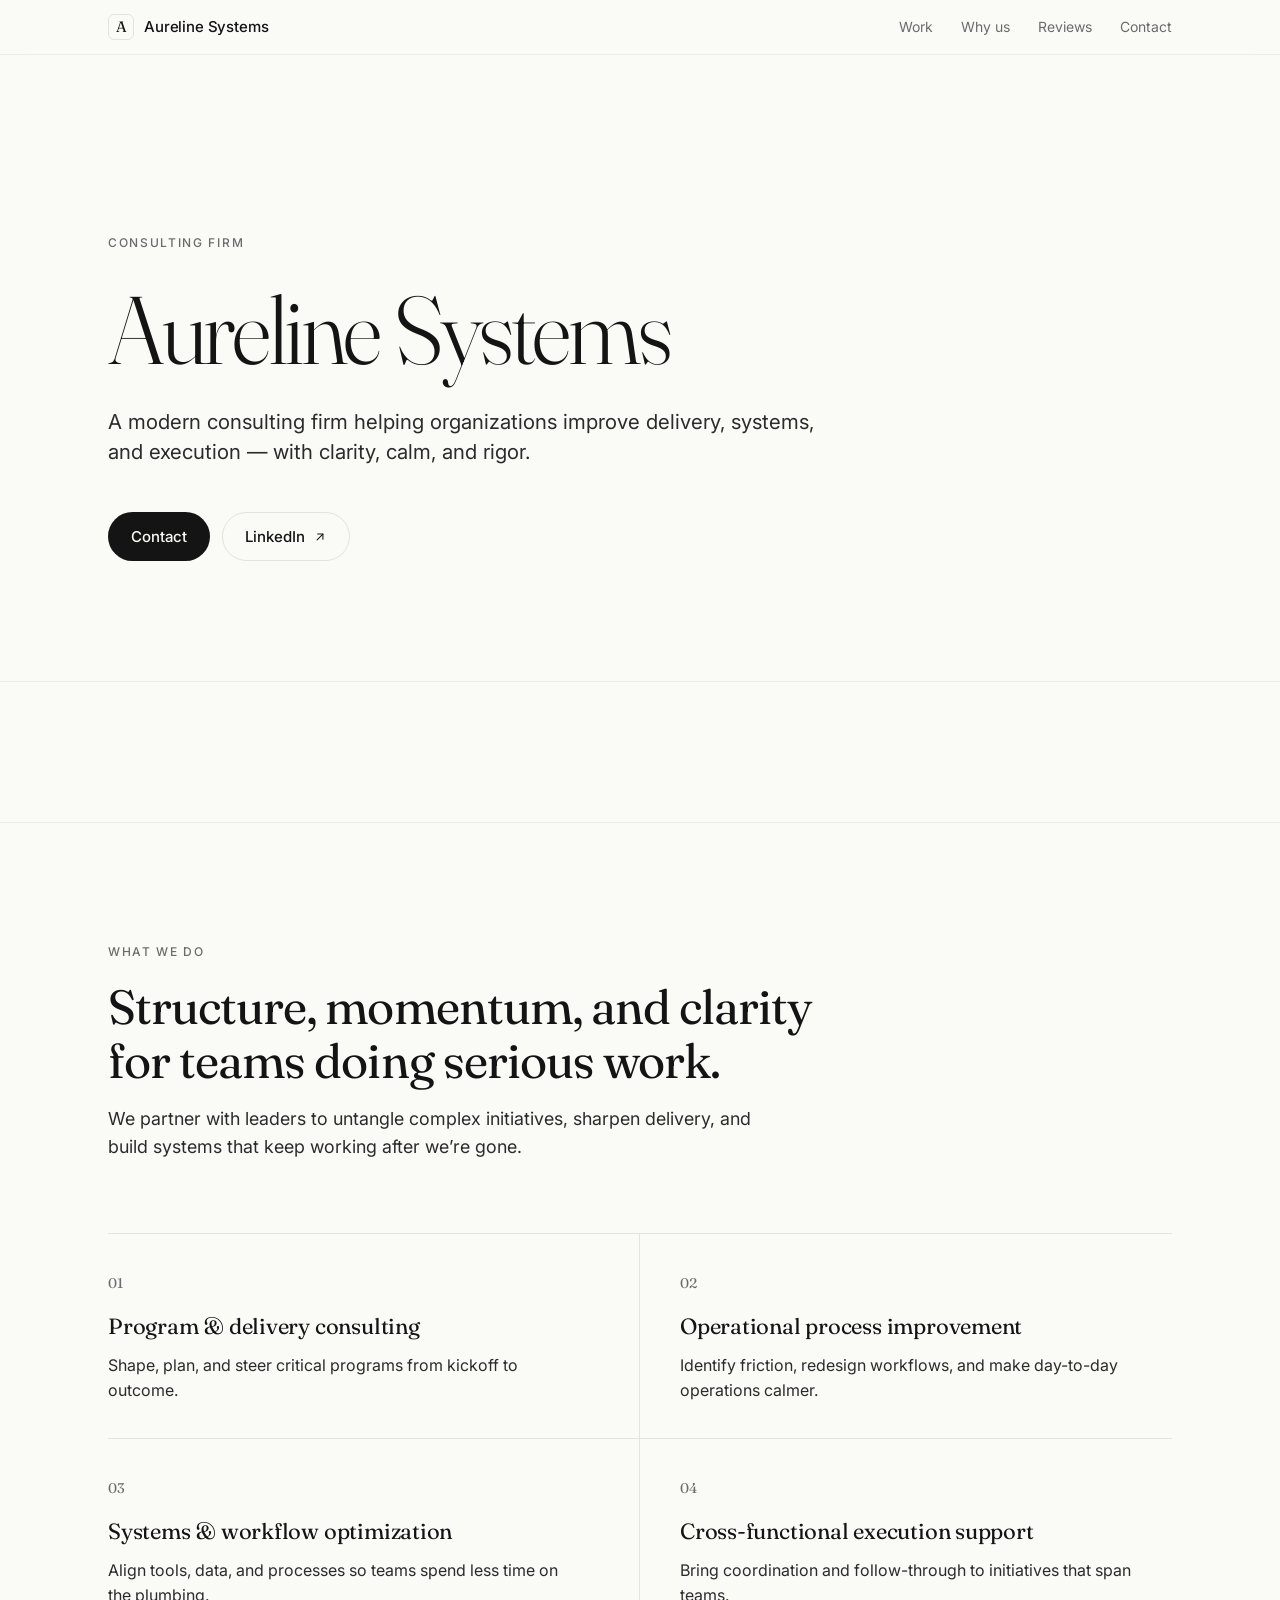
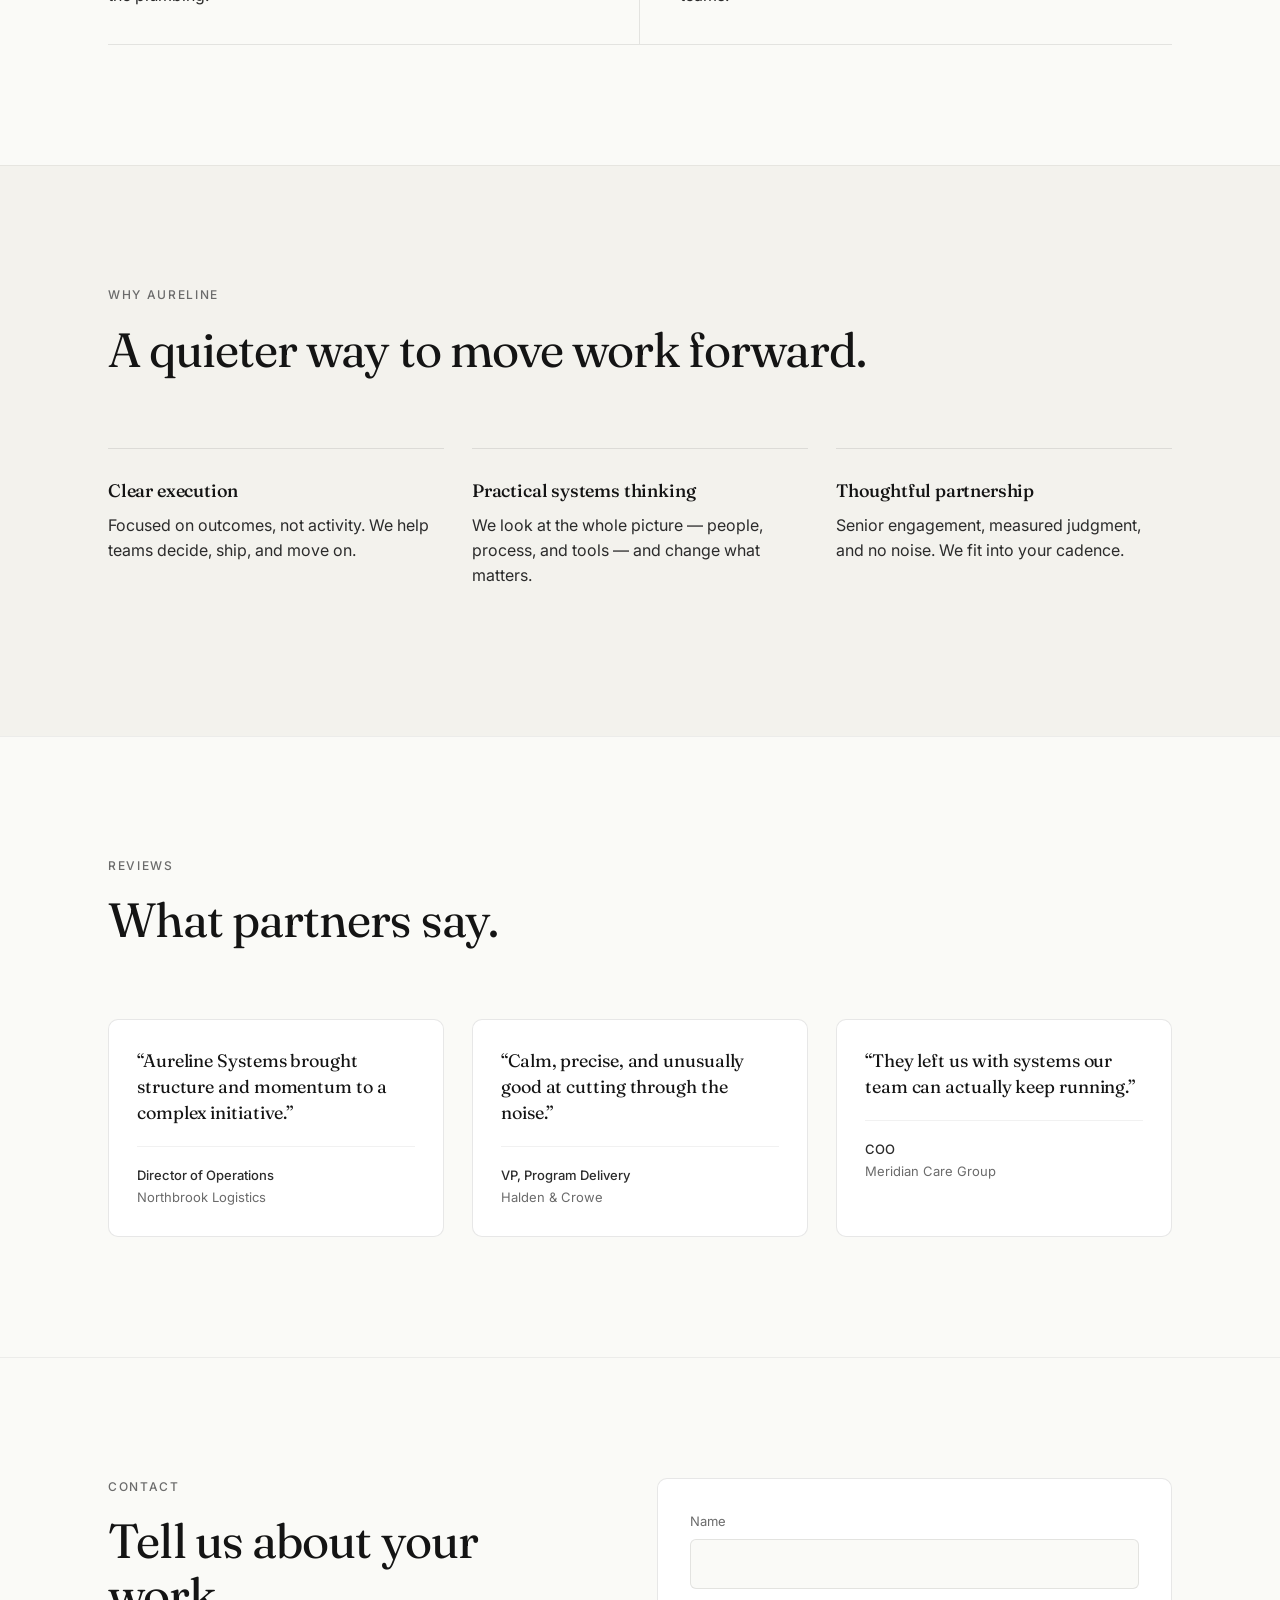
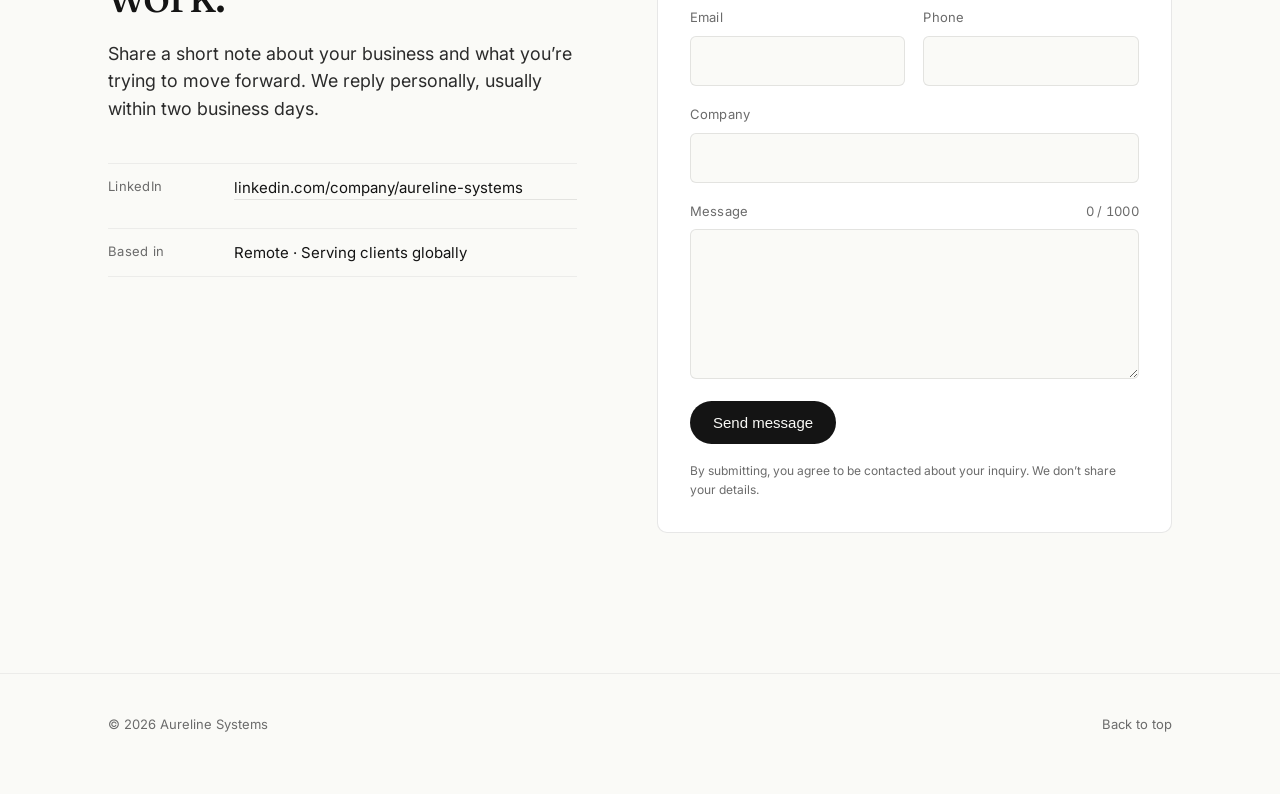
<file: index.html>
<!DOCTYPE html>
<html lang="en">
<head>
  <meta charset="UTF-8" />
  <meta name="viewport" content="width=device-width, initial-scale=1.0" />

  <!-- SEO -->
  <title>Aureline Systems — Consulting for delivery, systems, and execution</title>
  <meta name="description" content="Aureline Systems is a consulting firm helping organizations improve delivery, systems, and operational clarity." />
  <meta name="theme-color" content="#fafaf7" />

  <!-- Open Graph (update image URL once a preview graphic is ready) -->
  <meta property="og:title" content="Aureline Systems" />
  <meta property="og:description" content="Consulting for delivery, systems, and execution." />
  <meta property="og:type" content="website" />
  <meta property="og:url" content="https://aurelinesystems.github.io/" />
  <!-- <meta property="og:image" content="https://aurelinesystems.github.io/og-image.png" /> -->

  <!-- Twitter -->
  <meta name="twitter:card" content="summary_large_image" />
  <meta name="twitter:title" content="Aureline Systems" />
  <meta name="twitter:description" content="Consulting for delivery, systems, and execution." />

  <link rel="preconnect" href="https://fonts.googleapis.com" />
  <link rel="preconnect" href="https://fonts.gstatic.com" crossorigin />
  <link href="https://fonts.googleapis.com/css2?family=Inter:wght@300;400;500;600;700&family=Fraunces:opsz,wght@9..144,300;9..144,400;9..144,500&display=swap" rel="stylesheet" />

  <link rel="stylesheet" href="styles.css" />
  <link rel="icon" href="data:image/svg+xml,%3Csvg xmlns='http://www.w3.org/2000/svg' viewBox='0 0 100 100'%3E%3Ctext x='50%25' y='58%25' text-anchor='middle' font-family='Fraunces,serif' font-size='70' fill='%231a1a1a'%3EA%3C/text%3E%3C/svg%3E" />
</head>
<body>
  <!-- Top nav -->
  <header class="nav" aria-label="Primary">
    <div class="nav__inner">
      <a href="#top" class="nav__brand" aria-label="Aureline Systems — Home">
        <span class="nav__mark" aria-hidden="true">A</span>
        <span class="nav__name">Aureline Systems</span>
      </a>
      <nav class="nav__links" aria-label="Sections">
        <a href="#work">Work</a>
        <a href="#why">Why us</a>
        <a href="#reviews">Reviews</a>
        <a href="#contact">Contact</a>
      </nav>
    </div>
  </header>

  <main id="top">
    <!-- 1. HERO -->
    <section class="hero" aria-labelledby="hero-title">
      <div class="container">
        <p class="eyebrow">Consulting firm</p>
        <h1 id="hero-title" class="hero__title">
          Aureline Systems
        </h1>
        <p class="hero__lede">
          A modern consulting firm helping organizations improve delivery,
          systems, and execution &mdash; with clarity, calm, and rigor.
        </p>
        <div class="hero__ctas">
          <a class="btn btn--primary" href="#contact">Contact</a>
          <!--
            LINKEDIN PLACEHOLDER
            Replace the href below once a LinkedIn Company Page for
            Aureline Systems is created.
            Do NOT create a second personal LinkedIn profile — instead,
            create a LinkedIn Company Page ("Company" type) for
            Aureline Systems and paste its URL here.
          -->
          <a class="btn btn--ghost" href="https://www.linkedin.com/company/aureline-systems" target="_blank" rel="noopener noreferrer" aria-label="Aureline Systems on LinkedIn">
            LinkedIn
            <svg aria-hidden="true" width="14" height="14" viewBox="0 0 24 24" fill="none" stroke="currentColor" stroke-width="1.8" stroke-linecap="round" stroke-linejoin="round"><path d="M7 17L17 7"/><path d="M8 7h9v9"/></svg>
          </a>
        </div>
      </div>
      <div class="hero__divider" aria-hidden="true"></div>
    </section>

    <!-- 2. ABOUT / WHAT WE DO -->
    <section id="work" class="section" aria-labelledby="work-title">
      <div class="container">
        <div class="section__head">
          <p class="eyebrow">What we do</p>
          <h2 id="work-title" class="section__title">
            Structure, momentum, and clarity for teams doing serious work.
          </h2>
          <p class="section__lede">
            We partner with leaders to untangle complex initiatives, sharpen
            delivery, and build systems that keep working after we&rsquo;re gone.
          </p>
        </div>

        <ul class="services" role="list">
          <li class="service">
            <span class="service__num">01</span>
            <h3 class="service__title">Program &amp; delivery consulting</h3>
            <p class="service__body">Shape, plan, and steer critical programs from kickoff to outcome.</p>
          </li>
          <li class="service">
            <span class="service__num">02</span>
            <h3 class="service__title">Operational process improvement</h3>
            <p class="service__body">Identify friction, redesign workflows, and make day-to-day operations calmer.</p>
          </li>
          <li class="service">
            <span class="service__num">03</span>
            <h3 class="service__title">Systems &amp; workflow optimization</h3>
            <p class="service__body">Align tools, data, and processes so teams spend less time on the plumbing.</p>
          </li>
          <li class="service">
            <span class="service__num">04</span>
            <h3 class="service__title">Cross-functional execution support</h3>
            <p class="service__body">Bring coordination and follow-through to initiatives that span teams.</p>
          </li>
        </ul>
      </div>
    </section>

    <!-- 3. WHY AURELINE -->
    <section id="why" class="section section--muted" aria-labelledby="why-title">
      <div class="container">
        <div class="section__head">
          <p class="eyebrow">Why Aureline</p>
          <h2 id="why-title" class="section__title">A quieter way to move work forward.</h2>
        </div>
        <ul class="pillars" role="list">
          <li class="pillar">
            <h3 class="pillar__title">Clear execution</h3>
            <p class="pillar__body">Focused on outcomes, not activity. We help teams decide, ship, and move on.</p>
          </li>
          <li class="pillar">
            <h3 class="pillar__title">Practical systems thinking</h3>
            <p class="pillar__body">We look at the whole picture &mdash; people, process, and tools &mdash; and change what matters.</p>
          </li>
          <li class="pillar">
            <h3 class="pillar__title">Thoughtful partnership</h3>
            <p class="pillar__body">Senior engagement, measured judgment, and no noise. We fit into your cadence.</p>
          </li>
        </ul>
      </div>
    </section>

    <!-- 4. REVIEWS -->
    <!--
      PLACEHOLDER TESTIMONIALS — replace with real quotes once available.
      Company names below are fictional and intended as visual placeholders only.
      Keep quotes short (one sentence), measured, and non-salesy.
    -->
    <section id="reviews" class="section" aria-labelledby="reviews-title">
      <div class="container">
        <div class="section__head">
          <p class="eyebrow">Reviews</p>
          <h2 id="reviews-title" class="section__title">What partners say.</h2>
        </div>
        <ul class="reviews" role="list">
          <li class="review">
            <blockquote>
              <p>&ldquo;Aureline Systems brought structure and momentum to a complex initiative.&rdquo;</p>
            </blockquote>
            <footer class="review__meta">
              <span class="review__name">Director of Operations</span>
              <span class="review__company">Northbrook Logistics</span>
            </footer>
          </li>
          <li class="review">
            <blockquote>
              <p>&ldquo;Calm, precise, and unusually good at cutting through the noise.&rdquo;</p>
            </blockquote>
            <footer class="review__meta">
              <span class="review__name">VP, Program Delivery</span>
              <span class="review__company">Halden &amp; Crowe</span>
            </footer>
          </li>
          <li class="review">
            <blockquote>
              <p>&ldquo;They left us with systems our team can actually keep running.&rdquo;</p>
            </blockquote>
            <footer class="review__meta">
              <span class="review__name">COO</span>
              <span class="review__company">Meridian Care Group</span>
            </footer>
          </li>
        </ul>
      </div>
    </section>

    <!-- 5. CONTACT -->
    <section id="contact" class="section section--contact" aria-labelledby="contact-title">
      <div class="container contact">
        <div class="contact__intro">
          <p class="eyebrow">Contact</p>
          <h2 id="contact-title" class="section__title">Tell us about your work.</h2>
          <p class="section__lede">
            Share a short note about your business and what you&rsquo;re trying to move forward.
            We reply personally, usually within two business days.
          </p>
          <!--
            CONTACT DETAILS
            - We intentionally do NOT display the raw email on the page
              to reduce spam / scraping.
            - Form submissions go through a Google Apps Script web app
              (see apps-script.gs and script.js).
            - If you want to expose a mailto link later, add it here.
          -->
          <ul class="contact__list" role="list">
            <li>
              <span class="contact__label">LinkedIn</span>
              <a href="https://www.linkedin.com/company/aureline-systems" target="_blank" rel="noopener noreferrer">
                linkedin.com/company/aureline-systems
              </a>
            </li>
            <li>
              <span class="contact__label">Based in</span>
              <span>Remote &middot; Serving clients globally</span>
            </li>
          </ul>
        </div>

        <!--
          CONTACT FORM
          Submissions are sent to a Google Apps Script web app that writes
          to your Google Sheet and emails you a notification. No credentials
          live in this HTML; the only value the site knows is a public
          deployment URL (kept in script.js).

          See apps-script.gs in this repo for the one-time setup.
        -->
        <form class="contact__form" id="contactForm" novalidate>
          <div class="field">
            <label for="name">Name</label>
            <input id="name" name="name" type="text" maxlength="80" required autocomplete="name" />
          </div>
          <div class="field field--split">
            <div>
              <label for="email">Email</label>
              <input id="email" name="email" type="email" maxlength="120" required autocomplete="email" />
            </div>
            <div>
              <label for="phone">Phone</label>
              <input id="phone" name="phone" type="tel" maxlength="30" autocomplete="tel" inputmode="tel" />
            </div>
          </div>
          <div class="field">
            <label for="company">Company</label>
            <input id="company" name="company" type="text" maxlength="120" autocomplete="organization" />
          </div>
          <div class="field">
            <label for="message">
              <span>Message</span>
              <span class="counter" aria-hidden="true"><span id="msgCount">0</span> / 1000</span>
            </label>
            <textarea id="message" name="message" rows="5" maxlength="1000" required></textarea>
          </div>

          <!-- Honeypot field for bots. Humans won't see or fill this. -->
          <div class="hp" aria-hidden="true">
            <label for="website">Website</label>
            <input id="website" name="website" type="text" tabindex="-1" autocomplete="off" />
          </div>

          <div class="form__actions">
            <button type="submit" class="btn btn--primary" id="submitBtn">Send message</button>
            <p class="form__status" id="formStatus" role="status" aria-live="polite"></p>
          </div>
          <p class="form__fineprint">
            By submitting, you agree to be contacted about your inquiry.
            We don&rsquo;t share your details.
          </p>
        </form>
      </div>
    </section>
  </main>

  <footer class="footer">
    <div class="container footer__inner">
      <span>&copy; <span id="year">2026</span> Aureline Systems</span>
      <span class="footer__sep" aria-hidden="true">&middot;</span>
      <a href="#top">Back to top</a>
    </div>
  </footer>

  <script src="script.js" defer></script>
</body>
</html>
</file>
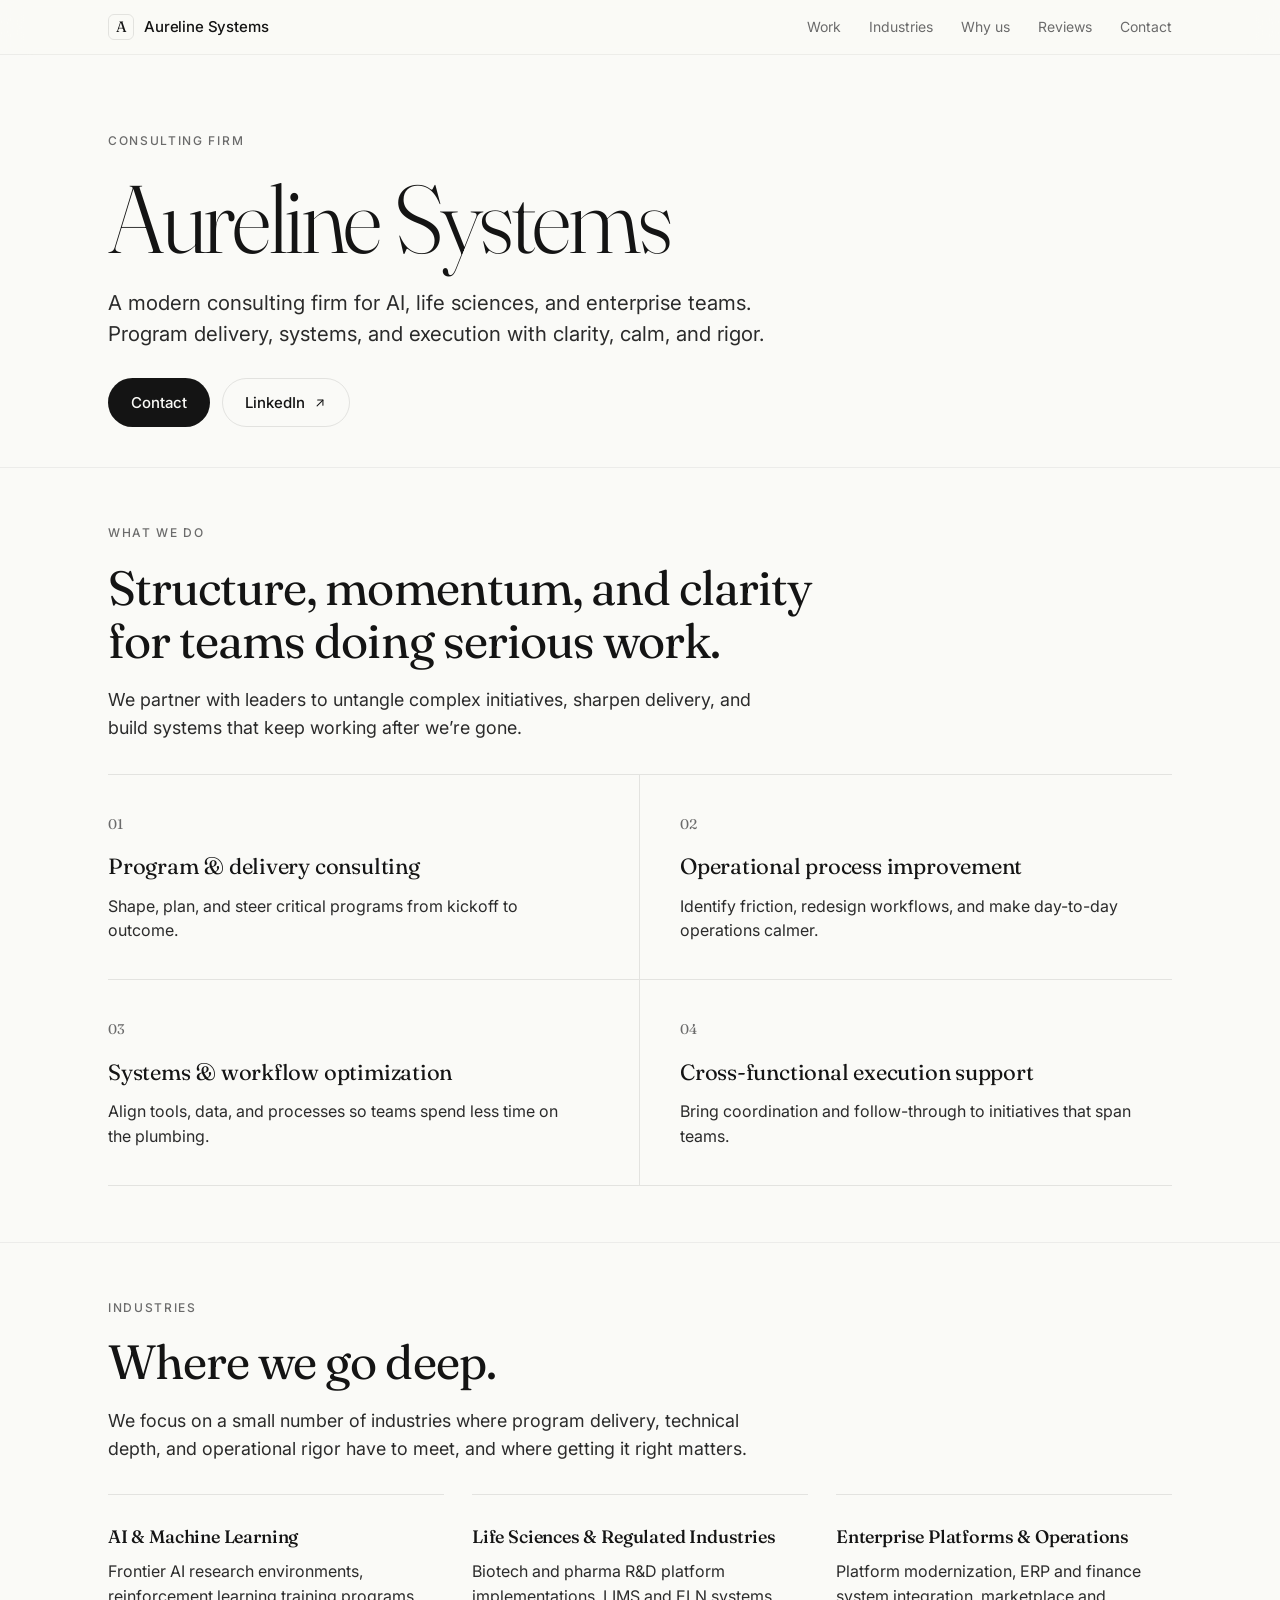
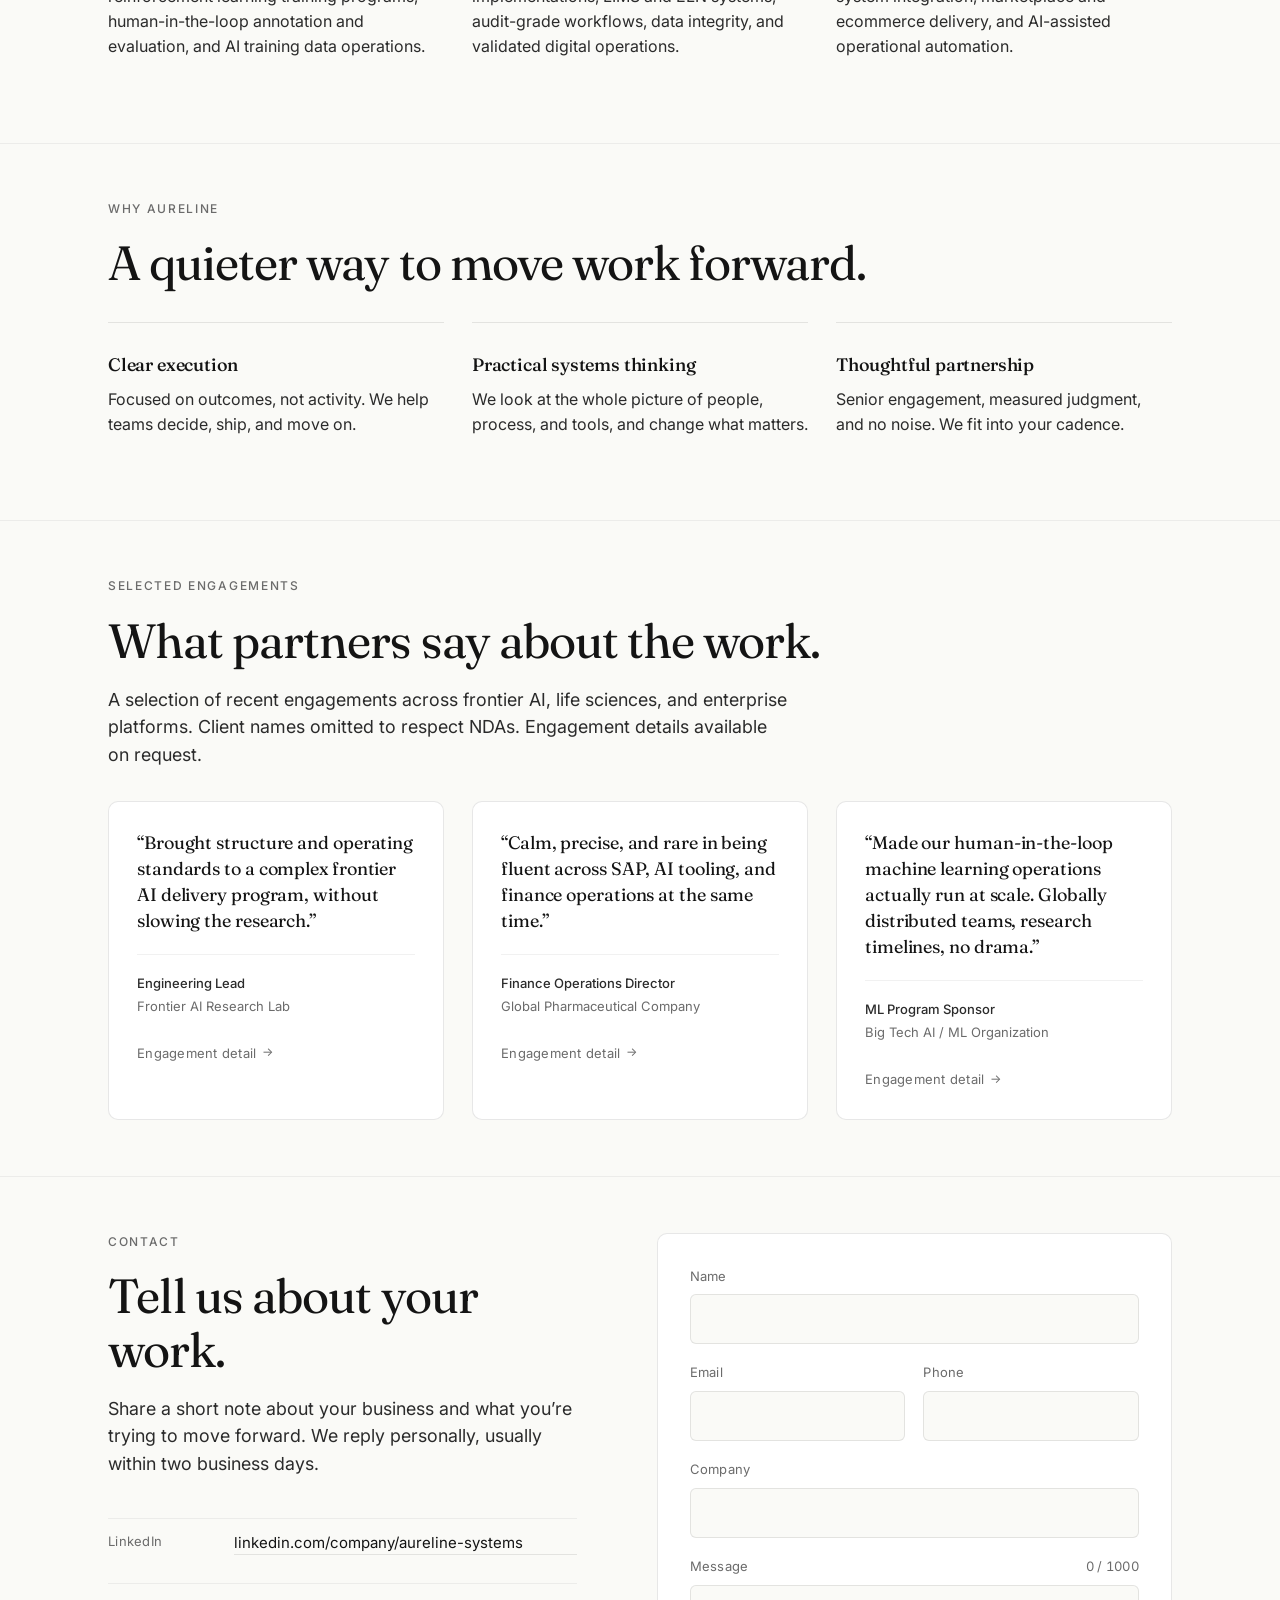
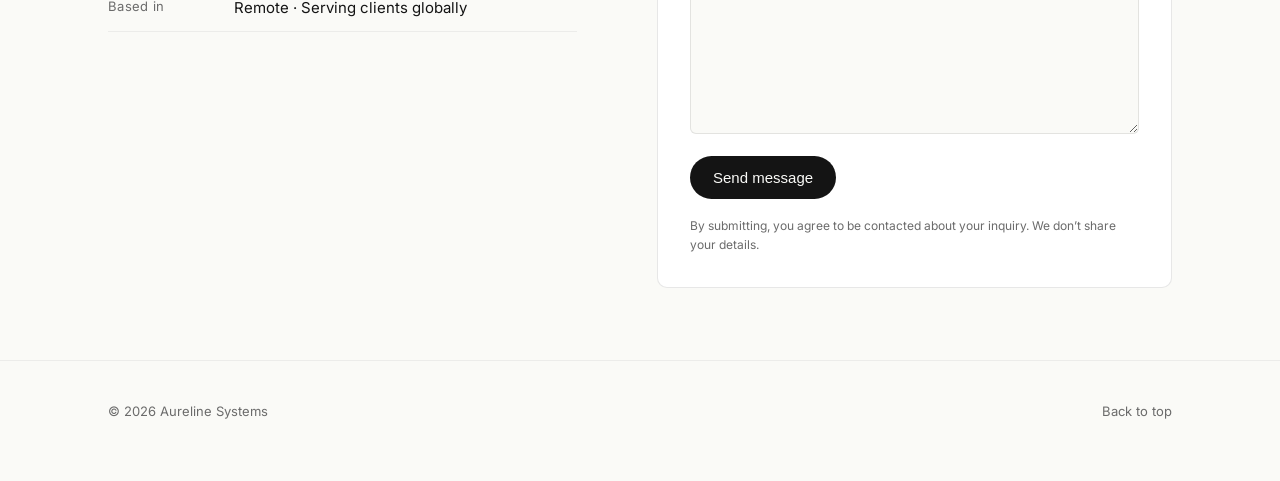
<file: website/index.html>
<!DOCTYPE html>
<html lang="en">
<head>
  <meta charset="UTF-8" />
  <meta name="viewport" content="width=device-width, initial-scale=1.0" />

  <!-- SEO -->
  <title>AI Program Delivery &amp; Technical Consulting | Aureline Systems</title>
  <meta name="description" content="AI program delivery and technical consulting. Aureline Systems helps frontier AI, life sciences, and enterprise teams ship complex programs with clarity, calm, and rigor." />
  <meta name="keywords" content="AI consulting, AI contractor, AI program management consultant, frontier AI consulting, reinforcement learning consultant, RL training environments, human-in-the-loop AI, LLM training data, AI program delivery, technical program management consultant, AI TPM consultant, life sciences consulting, LIMS implementation, ELN implementation, SAP AI consulting, enterprise platform modernization, AI-assisted automation" />
  <meta name="theme-color" content="#fafaf7" />
  <meta name="robots" content="index, follow, max-snippet:-1, max-image-preview:large" />
  <link rel="canonical" href="https://aurelinesystems.com/" />

  <!-- Open Graph -->
  <meta property="og:title" content="AI Program Delivery &amp; Technical Consulting | Aureline Systems" />
  <meta property="og:description" content="Consulting for frontier AI, life sciences, and enterprise teams shipping complex programs. Specializing in AI program delivery, reinforcement learning operations, and human-in-the-loop AI." />
  <meta property="og:type" content="website" />
  <meta property="og:url" content="https://aurelinesystems.com/" />
  <meta property="og:site_name" content="Aureline Systems" />
  <meta property="og:image" content="https://aurelinesystems.com/og-image.png" />
  <meta property="og:image:width" content="1200" />
  <meta property="og:image:height" content="630" />
  <meta property="og:image:alt" content="Aureline Systems. AI program delivery, systems, and execution consulting." />

  <!-- Twitter -->
  <meta name="twitter:card" content="summary_large_image" />
  <meta name="twitter:title" content="AI Program Delivery &amp; Technical Consulting | Aureline Systems" />
  <meta name="twitter:description" content="Consulting for frontier AI, life sciences, and enterprise teams shipping complex programs." />
  <meta name="twitter:image" content="https://aurelinesystems.com/og-image.png" />
  <meta name="twitter:image:alt" content="Aureline Systems. AI program delivery, systems, and execution consulting." />

  <link rel="preconnect" href="https://fonts.googleapis.com" />
  <link rel="preconnect" href="https://fonts.gstatic.com" crossorigin />
  <link href="https://fonts.googleapis.com/css2?family=Inter:wght@300;400;500;600;700&family=Fraunces:opsz,wght@9..144,300;9..144,400;9..144,500&display=swap" rel="stylesheet" />

  <link rel="stylesheet" href="styles.css" />
  <link rel="icon" href="data:image/svg+xml,%3Csvg xmlns='http://www.w3.org/2000/svg' viewBox='0 0 100 100'%3E%3Ctext x='50%25' y='58%25' text-anchor='middle' font-family='Fraunces,serif' font-size='70' fill='%231a1a1a'%3EA%3C/text%3E%3C/svg%3E" />

  <!-- Structured data for search engines -->
  <script type="application/ld+json">
  {
    "@context": "https://schema.org",
    "@type": "ProfessionalService",
    "name": "Aureline Systems",
    "alternateName": "Aureline",
    "description": "AI program delivery and technical consulting for organizations shipping frontier AI, regulated platforms, and enterprise systems. Specializing in reinforcement learning training environments, human-in-the-loop AI operations, and large-scale program execution.",
    "url": "https://aurelinesystems.com/",
    "image": "https://aurelinesystems.com/og-image.png",
    "logo": "https://aurelinesystems.com/og-image.png",
    "areaServed": {
      "@type": "Place",
      "name": "Worldwide"
    },
    "knowsAbout": [
      "AI Program Management",
      "Technical Program Management",
      "Reinforcement Learning Operations",
      "Human-in-the-Loop AI",
      "AI Training Data Operations",
      "LLM Training and Evaluation",
      "Frontier AI Research Operations",
      "Enterprise Platform Modernization",
      "LIMS and ELN Implementation",
      "Pharma and Biotech R&D Software",
      "SAP Finance Reconciliation",
      "AI-Assisted Operational Automation",
      "Cross-Platform System Integration"
    ],
    "makesOffer": [
      {
        "@type": "Offer",
        "itemOffered": {
          "@type": "Service",
          "name": "AI Program Delivery Consulting",
          "description": "Program management and delivery leadership for frontier AI research, RL training environments, and human-in-the-loop AI operations."
        }
      },
      {
        "@type": "Offer",
        "itemOffered": {
          "@type": "Service",
          "name": "Life Sciences and Regulated Software Implementation",
          "description": "LIMS, ELN, and validated digital systems implementation for biotech and pharma R&D organizations."
        }
      },
      {
        "@type": "Offer",
        "itemOffered": {
          "@type": "Service",
          "name": "Enterprise Platform and Operations Consulting",
          "description": "Platform modernization, ERP and finance system integration, marketplace delivery, and AI-assisted operational automation."
        }
      }
    ],
    "sameAs": [
      "https://www.linkedin.com/company/aureline-systems"
    ]
  }
  </script>
</head>
<body>
  <!-- Top nav -->
  <header class="nav" aria-label="Primary">
    <div class="nav__inner">
      <a href="#top" class="nav__brand" aria-label="Aureline Systems Home">
        <span class="nav__mark" aria-hidden="true">A</span>
        <span class="nav__name">Aureline Systems</span>
      </a>
      <nav class="nav__links" aria-label="Sections">
        <a href="#work">Work</a>
        <a href="#industries">Industries</a>
        <a href="#why">Why us</a>
        <a href="#reviews">Reviews</a>
        <a href="#contact">Contact</a>
      </nav>
    </div>
  </header>

  <main id="top">
    <!-- 1. HERO -->
    <section class="hero" aria-labelledby="hero-title">
      <div class="container">
        <p class="eyebrow">Consulting firm</p>
        <h1 id="hero-title" class="hero__title">
          Aureline Systems
        </h1>
        <p class="hero__lede">
          A modern consulting firm for AI, life sciences, and enterprise teams.
          Program delivery, systems, and execution with clarity, calm, and rigor.
        </p>
        <div class="hero__ctas">
          <a class="btn btn--primary" href="#contact">Contact</a>
          <!--
            LINKEDIN PLACEHOLDER
            Replace the href below once a LinkedIn Company Page for
            Aureline Systems is created.
            Do NOT create a second personal LinkedIn profile. Instead,
            create a LinkedIn Company Page ("Company" type) for
            Aureline Systems and paste its URL here.
          -->
          <a class="btn btn--ghost" href="https://www.linkedin.com/company/aureline-systems" target="_blank" rel="noopener noreferrer" aria-label="Aureline Systems on LinkedIn">
            LinkedIn
            <svg aria-hidden="true" width="14" height="14" viewBox="0 0 24 24" fill="none" stroke="currentColor" stroke-width="1.8" stroke-linecap="round" stroke-linejoin="round"><path d="M7 17L17 7"/><path d="M8 7h9v9"/></svg>
          </a>
        </div>
      </div>
    </section>

    <!-- 2. ABOUT / WHAT WE DO -->
    <section id="work" class="section" aria-labelledby="work-title">
      <div class="container">
        <div class="section__head">
          <p class="eyebrow">What we do</p>
          <h2 id="work-title" class="section__title">
            Structure, momentum, and clarity for teams doing serious work.
          </h2>
          <p class="section__lede">
            We partner with leaders to untangle complex initiatives, sharpen
            delivery, and build systems that keep working after we&rsquo;re gone.
          </p>
        </div>

        <ul class="services" role="list">
          <li class="service">
            <span class="service__num">01</span>
            <h3 class="service__title">Program &amp; delivery consulting</h3>
            <p class="service__body">Shape, plan, and steer critical programs from kickoff to outcome.</p>
          </li>
          <li class="service">
            <span class="service__num">02</span>
            <h3 class="service__title">Operational process improvement</h3>
            <p class="service__body">Identify friction, redesign workflows, and make day-to-day operations calmer.</p>
          </li>
          <li class="service">
            <span class="service__num">03</span>
            <h3 class="service__title">Systems &amp; workflow optimization</h3>
            <p class="service__body">Align tools, data, and processes so teams spend less time on the plumbing.</p>
          </li>
          <li class="service">
            <span class="service__num">04</span>
            <h3 class="service__title">Cross-functional execution support</h3>
            <p class="service__body">Bring coordination and follow-through to initiatives that span teams.</p>
          </li>
        </ul>
      </div>
    </section>

    <!-- 3. INDUSTRIES / PRACTICE AREAS -->
    <section id="industries" class="section" aria-labelledby="industries-title">
      <div class="container">
        <div class="section__head">
          <p class="eyebrow">Industries</p>
          <h2 id="industries-title" class="section__title">Where we go deep.</h2>
          <p class="section__lede">
            We focus on a small number of industries where program delivery, technical
            depth, and operational rigor have to meet, and where getting it right matters.
          </p>
        </div>
        <ul class="pillars" role="list">
          <li class="pillar">
            <h3 class="pillar__title">AI &amp; Machine Learning</h3>
            <p class="pillar__body">
              Frontier AI research environments, reinforcement learning training programs,
              human-in-the-loop annotation and evaluation, and AI training data operations.
            </p>
          </li>
          <li class="pillar">
            <h3 class="pillar__title">Life Sciences &amp; Regulated Industries</h3>
            <p class="pillar__body">
              Biotech and pharma R&amp;D platform implementations, LIMS and ELN systems,
              audit-grade workflows, data integrity, and validated digital operations.
            </p>
          </li>
          <li class="pillar">
            <h3 class="pillar__title">Enterprise Platforms &amp; Operations</h3>
            <p class="pillar__body">
              Platform modernization, ERP and finance system integration, marketplace
              and ecommerce delivery, and AI-assisted operational automation.
            </p>
          </li>
        </ul>
      </div>
    </section>

    <!-- 4. WHY AURELINE -->
    <section id="why" class="section" aria-labelledby="why-title">
      <div class="container">
        <div class="section__head">
          <p class="eyebrow">Why Aureline</p>
          <h2 id="why-title" class="section__title">A quieter way to move work forward.</h2>
        </div>
        <ul class="pillars" role="list">
          <li class="pillar">
            <h3 class="pillar__title">Clear execution</h3>
            <p class="pillar__body">Focused on outcomes, not activity. We help teams decide, ship, and move on.</p>
          </li>
          <li class="pillar">
            <h3 class="pillar__title">Practical systems thinking</h3>
            <p class="pillar__body">We look at the whole picture of people, process, and tools, and change what matters.</p>
          </li>
          <li class="pillar">
            <h3 class="pillar__title">Thoughtful partnership</h3>
            <p class="pillar__body">Senior engagement, measured judgment, and no noise. We fit into your cadence.</p>
          </li>
        </ul>
      </div>
    </section>

    <!-- 5. REVIEWS / SELECTED ENGAGEMENTS -->
    <!--
      Anonymized testimonials reflect real engagement types.
      Client identifiers are intentionally omitted per NDA practice
      and FTC guidelines on testimonial attribution.
      Each review expands into engagement detail (problem / action / result).
    -->
    <section id="reviews" class="section" aria-labelledby="reviews-title">
      <div class="container">
        <div class="section__head">
          <p class="eyebrow">Selected engagements</p>
          <h2 id="reviews-title" class="section__title">What partners say about the work.</h2>
          <p class="section__lede">
            A selection of recent engagements across frontier AI, life sciences, and enterprise platforms.
            Client names omitted to respect NDAs. Engagement details available on request.
          </p>
        </div>
        <ul class="reviews" role="list">
          <li class="review">
            <blockquote>
              <p>&ldquo;Brought structure and operating standards to a complex frontier AI delivery program, without slowing the research.&rdquo;</p>
            </blockquote>
            <footer class="review__meta">
              <span class="review__name">Engineering Lead</span>
              <span class="review__company">Frontier AI Research Lab</span>
            </footer>
            <details class="review__details">
              <summary>Engagement detail</summary>
              <div class="review__detail-body">
                <p>Established the delivery operating model and program standards for 30+ compute-backed reinforcement learning training environments across 15+ globally distributed engineering teams. Designed human-data operations for 100+ AI trainers and evaluators globally, and built AI-assisted automation pipelines that replaced manual status compilation with real-time delivery, quality, and risk visibility for leadership.</p>
              </div>
            </details>
          </li>
          <li class="review">
            <blockquote>
              <p>&ldquo;Calm, precise, and rare in being fluent across SAP, AI tooling, and finance operations at the same time.&rdquo;</p>
            </blockquote>
            <footer class="review__meta">
              <span class="review__name">Finance Operations Director</span>
              <span class="review__company">Global Pharmaceutical Company</span>
            </footer>
            <details class="review__details">
              <summary>Engagement detail</summary>
              <div class="review__detail-body">
                <p>Designed an AI-driven reconciliation capability across SAP and adjacent enterprise finance platforms at a global pharmaceutical company, coordinating engineering, finance, and audit stakeholders through requirements, design, validation, and rollout. Replaced manual transaction matching with real-time AI-assisted reconciliation, with audit readiness and data integrity preserved throughout.</p>
              </div>
            </details>
          </li>
          <li class="review">
            <blockquote>
              <p>&ldquo;Made our human-in-the-loop machine learning operations actually run at scale. Globally distributed teams, research timelines, no drama.&rdquo;</p>
            </blockquote>
            <footer class="review__meta">
              <span class="review__name">ML Program Sponsor</span>
              <span class="review__company">Big Tech AI / ML Organization</span>
            </footer>
            <details class="review__details">
              <summary>Engagement detail</summary>
              <div class="review__detail-body">
                <p>Owned end-to-end AI program execution from pilot through production-scale data delivery for a Big Tech ML organization, designing human-in-the-loop annotation, evaluation, and calibration workflows for LLM-adjacent and multi-modal model training. Led globally distributed delivery teams across concurrent ML initiatives and built repeatable operational frameworks that accelerated discovery, solution design, and onboarding.</p>
              </div>
            </details>
          </li>
        </ul>
      </div>
    </section>

    <!-- 6. CONTACT -->
    <section id="contact" class="section section--contact" aria-labelledby="contact-title">
      <div class="container contact">
        <div class="contact__intro">
          <p class="eyebrow">Contact</p>
          <h2 id="contact-title" class="section__title">Tell us about your work.</h2>
          <p class="section__lede">
            Share a short note about your business and what you&rsquo;re trying to move forward.
            We reply personally, usually within two business days.
          </p>
          <!--
            CONTACT DETAILS
            - We intentionally do NOT display the raw email on the page
              to reduce spam / scraping.
            - Form submissions go through a Google Apps Script web app
              (see server/contact-form.gs and script.js).
            - If you want to expose a mailto link later, add it here.
          -->
          <ul class="contact__list" role="list">
            <li>
              <span class="contact__label">LinkedIn</span>
              <a href="https://www.linkedin.com/company/aureline-systems" target="_blank" rel="noopener noreferrer">
                linkedin.com/company/aureline-systems
              </a>
            </li>
            <li>
              <span class="contact__label">Based in</span>
              <span>Remote &middot; Serving clients globally</span>
            </li>
          </ul>
        </div>

        <!--
          CONTACT FORM
          Submissions are sent to a Google Apps Script web app that writes
          to your Google Sheet and emails you a notification. No credentials
          live in this HTML; the only value the site knows is a public
          deployment URL (kept in script.js).

          See server/contact-form.gs in this repo for the one-time setup.
        -->
        <form class="contact__form" id="contactForm" novalidate>
          <div class="field">
            <label for="name">Name</label>
            <input id="name" name="name" type="text" maxlength="80" required autocomplete="name" />
          </div>
          <div class="field field--split">
            <div>
              <label for="email">Email</label>
              <input id="email" name="email" type="email" maxlength="120" required autocomplete="email" />
            </div>
            <div>
              <label for="phone">Phone</label>
              <input id="phone" name="phone" type="tel" maxlength="30" autocomplete="tel" inputmode="tel" />
            </div>
          </div>
          <div class="field">
            <label for="company">Company</label>
            <input id="company" name="company" type="text" maxlength="120" autocomplete="organization" />
          </div>
          <div class="field">
            <label for="message">
              <span>Message</span>
              <span class="counter" aria-hidden="true"><span id="msgCount">0</span> / 1000</span>
            </label>
            <textarea id="message" name="message" rows="5" maxlength="1000" required></textarea>
          </div>

          <!-- Honeypot field for bots. Humans won't see or fill this. -->
          <div class="hp" aria-hidden="true">
            <label for="website">Website</label>
            <input id="website" name="website" type="text" tabindex="-1" autocomplete="off" />
          </div>

          <div class="form__actions">
            <button type="submit" class="btn btn--primary" id="submitBtn">Send message</button>
            <p class="form__status" id="formStatus" role="status" aria-live="polite"></p>
          </div>
          <p class="form__fineprint">
            By submitting, you agree to be contacted about your inquiry.
            We don&rsquo;t share your details.
          </p>
        </form>
      </div>
    </section>
  </main>

  <footer class="footer">
    <div class="container footer__inner">
      <span>&copy; <span id="year">2026</span> Aureline Systems</span>
      <span class="footer__sep" aria-hidden="true">&middot;</span>
      <a href="#top">Back to top</a>
    </div>
  </footer>

  <!-- QR campaign tracking: invisible, reads utm_source/utm_campaign
       from the URL and logs qualifying visits to localStorage.
       See campaign-tracker.js for details. -->
  <script src="campaign-tracker.js" defer></script>
  <script src="script.js" defer></script>
</body>
</html>
</file>
<file: styles.css>
/* =========================================================
   Aureline Systems — styles.css
   Minimal, editorial, Apple-adjacent.
   ========================================================= */

:root {
  /* Palette — soft, off-white, charcoal */
  --bg:        #fafaf7;
  --bg-muted:  #f3f2ed;
  --surface:   #ffffff;
  --ink:       #141414;
  --ink-soft:  #2b2b2b;
  --mute:      #6b6b6b;
  --line:      rgba(20, 20, 20, 0.10);
  --line-soft: rgba(20, 20, 20, 0.06);
  --accent:    #8a6a3b;   /* single, subtle warm accent */
  --focus:     #1a1a1a;

  /* Type */
  --sans: "Inter", -apple-system, BlinkMacSystemFont, "Segoe UI", Roboto, Helvetica, Arial, sans-serif;
  --serif: "Fraunces", "Times New Roman", serif;

  /* Scale */
  --maxw: 1120px;
  --radius: 10px;
  --radius-sm: 6px;

  /* Motion */
  --ease: cubic-bezier(0.2, 0.7, 0.2, 1);
}

* { box-sizing: border-box; }

html { scroll-behavior: smooth; }

body {
  margin: 0;
  background: var(--bg);
  color: var(--ink);
  font-family: var(--sans);
  font-size: 16px;
  line-height: 1.55;
  -webkit-font-smoothing: antialiased;
  -moz-osx-font-smoothing: grayscale;
  text-rendering: optimizeLegibility;
}

img, svg { display: block; max-width: 100%; }

a { color: inherit; text-decoration: none; }
a:focus-visible,
button:focus-visible,
input:focus-visible,
textarea:focus-visible {
  outline: 2px solid var(--focus);
  outline-offset: 3px;
  border-radius: 4px;
}

::selection { background: var(--ink); color: var(--bg); }

.container {
  width: 100%;
  max-width: var(--maxw);
  margin: 0 auto;
  padding: 0 28px;
}

/* ---------- Nav ---------- */
.nav {
  position: sticky;
  top: 0;
  z-index: 50;
  background: color-mix(in srgb, var(--bg) 80%, transparent);
  backdrop-filter: saturate(160%) blur(14px);
  -webkit-backdrop-filter: saturate(160%) blur(14px);
  border-bottom: 1px solid var(--line-soft);
}
.nav__inner {
  max-width: var(--maxw);
  margin: 0 auto;
  padding: 14px 28px;
  display: flex;
  align-items: center;
  justify-content: space-between;
  gap: 24px;
}
.nav__brand {
  display: inline-flex;
  align-items: center;
  gap: 10px;
  letter-spacing: -0.01em;
}
.nav__mark {
  display: inline-grid;
  place-items: center;
  width: 26px;
  height: 26px;
  border: 1px solid var(--line);
  border-radius: 6px;
  font-family: var(--serif);
  font-size: 15px;
  color: var(--ink);
}
.nav__name {
  font-weight: 500;
  font-size: 15px;
}
.nav__links {
  display: flex;
  gap: 28px;
  font-size: 14px;
  color: var(--mute);
}
.nav__links a {
  transition: color .25s var(--ease);
}
.nav__links a:hover { color: var(--ink); }

/* ---------- Shared ---------- */
.eyebrow {
  margin: 0 0 18px;
  font-size: 12px;
  letter-spacing: 0.14em;
  text-transform: uppercase;
  color: var(--mute);
  font-weight: 500;
}
.section { padding: 120px 0; border-top: 1px solid var(--line-soft); }
.section--muted { background: var(--bg-muted); }
.section--contact { padding-bottom: 140px; }
.section__head { max-width: 760px; margin-bottom: 72px; }
.section__title {
  font-family: var(--serif);
  font-weight: 400;
  font-size: clamp(28px, 4.2vw, 48px);
  line-height: 1.12;
  letter-spacing: -0.02em;
  color: var(--ink);
  margin: 0 0 18px;
}
.section__lede {
  font-size: clamp(16px, 1.4vw, 18px);
  color: var(--ink-soft);
  max-width: 62ch;
  margin: 0;
}

/* ---------- Hero ---------- */
.hero {
  position: relative;
  padding: clamp(90px, 14vw, 180px) 0 clamp(80px, 12vw, 140px);
}
.hero .eyebrow { margin-bottom: 28px; }
.hero__title {
  font-family: var(--serif);
  font-weight: 300;
  font-size: clamp(44px, 8vw, 96px);
  line-height: 1.02;
  letter-spacing: -0.035em;
  margin: 0 0 28px;
  color: var(--ink);
}
.hero__lede {
  font-size: clamp(17px, 1.6vw, 21px);
  color: var(--ink-soft);
  max-width: 56ch;
  margin: 0 0 44px;
  line-height: 1.5;
}
.hero__ctas { display: flex; gap: 12px; flex-wrap: wrap; }
.hero__divider {
  margin-top: clamp(60px, 10vw, 120px);
  height: 1px;
  background: var(--line-soft);
}

/* ---------- Buttons ---------- */
.btn {
  display: inline-flex;
  align-items: center;
  gap: 8px;
  padding: 12px 22px;
  font-size: 15px;
  font-weight: 500;
  border-radius: 999px;
  border: 1px solid transparent;
  cursor: pointer;
  transition: background .25s var(--ease), color .25s var(--ease),
              border-color .25s var(--ease), transform .25s var(--ease);
  will-change: transform;
}
.btn--primary {
  background: var(--ink);
  color: var(--bg);
}
.btn--primary:hover { background: #000; transform: translateY(-1px); }
.btn--ghost {
  background: transparent;
  color: var(--ink);
  border-color: var(--line);
}
.btn--ghost:hover { border-color: var(--ink); }

/* ---------- Services ---------- */
.services {
  list-style: none;
  padding: 0;
  margin: 0;
  display: grid;
  grid-template-columns: repeat(2, minmax(0, 1fr));
  gap: 0;
  border-top: 1px solid var(--line);
}
.service {
  padding: 36px 8px 36px 0;
  border-bottom: 1px solid var(--line);
  position: relative;
  transition: transform .3s var(--ease);
}
.service:nth-child(odd) { padding-right: 40px; border-right: 1px solid var(--line); }
.service:nth-child(even) { padding-left: 40px; }
.service:hover { transform: translateY(-2px); }
.service__num {
  font-family: var(--serif);
  font-size: 14px;
  color: var(--mute);
  letter-spacing: 0.02em;
}
.service__title {
  font-family: var(--serif);
  font-weight: 400;
  font-size: 22px;
  letter-spacing: -0.01em;
  margin: 14px 0 10px;
  color: var(--ink);
}
.service__body {
  color: var(--ink-soft);
  margin: 0;
  max-width: 46ch;
}

/* ---------- Pillars ---------- */
.pillars {
  list-style: none;
  padding: 0;
  margin: 0;
  display: grid;
  grid-template-columns: repeat(3, minmax(0, 1fr));
  gap: 28px;
}
.pillar {
  padding: 28px 0;
  border-top: 1px solid var(--line);
}
.pillar__title {
  font-family: var(--serif);
  font-weight: 500;
  font-size: 18px;
  letter-spacing: -0.01em;
  margin: 0 0 8px;
  color: var(--ink);
}
.pillar__body { margin: 0; color: var(--ink-soft); max-width: 38ch; }

/* ---------- Reviews ---------- */
.reviews {
  list-style: none;
  padding: 0;
  margin: 0;
  display: grid;
  grid-template-columns: repeat(3, minmax(0, 1fr));
  gap: 28px;
}
.review {
  background: var(--surface);
  border: 1px solid var(--line);
  border-radius: var(--radius);
  padding: 28px;
  display: flex;
  flex-direction: column;
  gap: 20px;
  transition: border-color .25s var(--ease), transform .25s var(--ease);
}
.review:hover { border-color: rgba(20,20,20,0.2); transform: translateY(-2px); }
.review blockquote { margin: 0; }
.review blockquote p {
  font-family: var(--serif);
  font-weight: 400;
  font-size: 18px;
  line-height: 1.45;
  color: var(--ink);
  margin: 0;
  letter-spacing: -0.005em;
}
.review__meta {
  font-size: 13px;
  color: var(--mute);
  display: flex;
  flex-direction: column;
  gap: 2px;
  padding-top: 18px;
  border-top: 1px solid var(--line-soft);
}
.review__name { color: var(--ink-soft); font-weight: 500; }

/* ---------- Contact ---------- */
.contact {
  display: grid;
  grid-template-columns: 1fr 1.1fr;
  gap: 80px;
  align-items: start;
}
.contact__intro .section__title { margin-bottom: 18px; }
.contact__list {
  list-style: none;
  padding: 0;
  margin: 40px 0 0;
  display: grid;
  gap: 16px;
}
.contact__list li {
  display: grid;
  grid-template-columns: 110px 1fr;
  gap: 16px;
  font-size: 15px;
  padding: 12px 0;
  border-top: 1px solid var(--line-soft);
}
.contact__list li:last-child { border-bottom: 1px solid var(--line-soft); }
.contact__label { color: var(--mute); font-size: 13px; letter-spacing: 0.02em; }
.contact__list a { color: var(--ink); border-bottom: 1px solid var(--line); transition: border-color .25s var(--ease); }
.contact__list a:hover { border-color: var(--ink); }

/* Form */
.contact__form {
  display: grid;
  gap: 18px;
  background: var(--surface);
  border: 1px solid var(--line);
  border-radius: var(--radius);
  padding: 32px;
}
.field { display: grid; gap: 8px; }
.field--split {
  display: grid;
  grid-template-columns: 1fr 1fr;
  gap: 18px;
}
.field--split > div { display: grid; gap: 8px; }
.field label {
  font-size: 13px;
  color: var(--mute);
  letter-spacing: 0.02em;
  display: flex;
  justify-content: space-between;
  align-items: center;
}
.counter { color: var(--mute); font-variant-numeric: tabular-nums; }
.field input,
.field textarea {
  font: inherit;
  color: var(--ink);
  background: var(--bg);
  border: 1px solid var(--line);
  border-radius: var(--radius-sm);
  padding: 12px 14px;
  transition: border-color .2s var(--ease), background .2s var(--ease);
  width: 100%;
}
.field input:hover,
.field textarea:hover { border-color: rgba(20,20,20,0.22); }
.field input:focus,
.field textarea:focus {
  border-color: var(--ink);
  background: var(--surface);
  outline: none;
}
.field textarea { resize: vertical; min-height: 120px; }

.form__actions {
  display: flex;
  align-items: center;
  gap: 16px;
  margin-top: 4px;
  flex-wrap: wrap;
}
.form__status { margin: 0; font-size: 14px; color: var(--mute); }
.form__status.is-error { color: #a23a2a; }
.form__status.is-success { color: #2e6a3e; }
.form__fineprint { margin: 0; font-size: 12px; color: var(--mute); }

/* Honeypot — visually hidden but not display:none (bots avoid display:none) */
.hp {
  position: absolute;
  left: -10000px;
  top: auto;
  width: 1px;
  height: 1px;
  overflow: hidden;
}

/* ---------- Footer ---------- */
.footer {
  padding: 40px 0 60px;
  border-top: 1px solid var(--line-soft);
  color: var(--mute);
  font-size: 13px;
}
.footer__inner {
  display: flex;
  align-items: center;
  gap: 14px;
  justify-content: space-between;
  flex-wrap: wrap;
}
.footer__sep { display: none; }
.footer a:hover { color: var(--ink); }

/* ---------- Responsive ---------- */
@media (max-width: 860px) {
  .section { padding: 80px 0; }
  .section__head { margin-bottom: 44px; }

  .nav__links { gap: 18px; font-size: 13px; }
  .nav__links a[href="#work"],
  .nav__links a[href="#reviews"] { display: none; }

  .services {
    grid-template-columns: 1fr;
  }
  .service:nth-child(odd),
  .service:nth-child(even) {
    padding: 28px 0;
    border-right: none;
  }

  .pillars { grid-template-columns: 1fr; gap: 0; }
  .pillar { padding: 24px 0; }

  .reviews { grid-template-columns: 1fr; }

  .contact { grid-template-columns: 1fr; gap: 48px; }
  .field--split { grid-template-columns: 1fr; }
  .contact__form { padding: 24px; }
}

@media (max-width: 480px) {
  .container { padding: 0 20px; }
  .nav__name { display: none; }
  .contact__list li { grid-template-columns: 1fr; gap: 4px; }
}

/* Motion — honor prefers-reduced-motion */
@media (prefers-reduced-motion: reduce) {
  * { transition: none !important; animation: none !important; }
  html { scroll-behavior: auto; }
}
</file>
<file: website/styles.css>
/* =========================================================
   Aureline Systems — styles.css
   Minimal, editorial, Apple-adjacent.
   ========================================================= */

:root {
  /* Palette — soft, off-white, charcoal */
  --bg:        #fafaf7;
  --bg-muted:  #f3f2ed;
  --surface:   #ffffff;
  --ink:       #141414;
  --ink-soft:  #2b2b2b;
  --mute:      #6b6b6b;
  --line:      rgba(20, 20, 20, 0.10);
  --line-soft: rgba(20, 20, 20, 0.06);
  --accent:    #8a6a3b;   /* single, subtle warm accent */
  --focus:     #1a1a1a;

  /* Type */
  --sans: "Inter", -apple-system, BlinkMacSystemFont, "Segoe UI", Roboto, Helvetica, Arial, sans-serif;
  --serif: "Fraunces", "Times New Roman", serif;

  /* Scale */
  --maxw: 1120px;
  --radius: 10px;
  --radius-sm: 6px;

  /* Motion */
  --ease: cubic-bezier(0.2, 0.7, 0.2, 1);
}

* { box-sizing: border-box; }

html { scroll-behavior: smooth; }

body {
  margin: 0;
  background: var(--bg);
  color: var(--ink);
  font-family: var(--sans);
  font-size: 16px;
  line-height: 1.55;
  -webkit-font-smoothing: antialiased;
  -moz-osx-font-smoothing: grayscale;
  text-rendering: optimizeLegibility;
}

img, svg { display: block; max-width: 100%; }

a { color: inherit; text-decoration: none; }
a:focus-visible,
button:focus-visible,
input:focus-visible,
textarea:focus-visible {
  outline: 2px solid var(--focus);
  outline-offset: 3px;
  border-radius: 4px;
}

::selection { background: var(--ink); color: var(--bg); }

.container {
  width: 100%;
  max-width: var(--maxw);
  margin: 0 auto;
  padding: 0 28px;
}

/* ---------- Nav ---------- */
.nav {
  position: sticky;
  top: 0;
  z-index: 50;
  background: color-mix(in srgb, var(--bg) 80%, transparent);
  backdrop-filter: saturate(160%) blur(14px);
  -webkit-backdrop-filter: saturate(160%) blur(14px);
  border-bottom: 1px solid var(--line-soft);
}
.nav__inner {
  max-width: var(--maxw);
  margin: 0 auto;
  padding: 14px 28px;
  display: flex;
  align-items: center;
  justify-content: space-between;
  gap: 24px;
}
.nav__brand {
  display: inline-flex;
  align-items: center;
  gap: 10px;
  letter-spacing: -0.01em;
}
.nav__mark {
  display: inline-grid;
  place-items: center;
  width: 26px;
  height: 26px;
  border: 1px solid var(--line);
  border-radius: 6px;
  font-family: var(--serif);
  font-size: 15px;
  color: var(--ink);
}
.nav__name {
  font-weight: 500;
  font-size: 15px;
}
.nav__links {
  display: flex;
  gap: 28px;
  font-size: 14px;
  color: var(--mute);
}
.nav__links a {
  transition: color .25s var(--ease);
}
.nav__links a:hover { color: var(--ink); }

/* ---------- Shared ---------- */
.eyebrow {
  margin: 0 0 18px;
  font-size: 12px;
  letter-spacing: 0.14em;
  text-transform: uppercase;
  color: var(--mute);
  font-weight: 500;
}
.section { padding: 56px 0; border-top: 1px solid var(--line-soft); }
.section--muted { background: var(--bg-muted); }
.section--contact { padding-bottom: 72px; }
.section__head { max-width: 760px; margin-bottom: 32px; }
.section__title {
  font-family: var(--serif);
  font-weight: 400;
  font-size: clamp(28px, 4.2vw, 48px);
  line-height: 1.12;
  letter-spacing: -0.02em;
  color: var(--ink);
  margin: 0 0 18px;
}
.section__lede {
  font-size: clamp(16px, 1.4vw, 18px);
  color: var(--ink-soft);
  max-width: 62ch;
  margin: 0;
}

/* ---------- Hero ---------- */
.hero {
  position: relative;
  padding: clamp(32px, 6vw, 80px) 0 clamp(20px, 4vw, 40px);
}
.hero .eyebrow { margin-bottom: 20px; }
.hero__title {
  font-family: var(--serif);
  font-weight: 300;
  font-size: clamp(44px, 8vw, 96px);
  line-height: 1.02;
  letter-spacing: -0.035em;
  margin: 0 0 20px;
  color: var(--ink);
}
.hero__lede {
  font-size: clamp(17px, 1.6vw, 21px);
  color: var(--ink-soft);
  max-width: 56ch;
  margin: 0 0 28px;
  line-height: 1.5;
}
.hero__ctas { display: flex; gap: 12px; flex-wrap: wrap; }

/* ---------- Buttons ---------- */
.btn {
  display: inline-flex;
  align-items: center;
  gap: 8px;
  padding: 12px 22px;
  font-size: 15px;
  font-weight: 500;
  border-radius: 999px;
  border: 1px solid transparent;
  cursor: pointer;
  transition: background .25s var(--ease), color .25s var(--ease),
              border-color .25s var(--ease), transform .25s var(--ease);
  will-change: transform;
}
.btn--primary {
  background: var(--ink);
  color: var(--bg);
}
.btn--primary:hover { background: #000; transform: translateY(-1px); }
.btn--ghost {
  background: transparent;
  color: var(--ink);
  border-color: var(--line);
}
.btn--ghost:hover { border-color: var(--ink); }

/* ---------- Services ---------- */
.services {
  list-style: none;
  padding: 0;
  margin: 0;
  display: grid;
  grid-template-columns: repeat(2, minmax(0, 1fr));
  gap: 0;
  border-top: 1px solid var(--line);
}
.service {
  padding: 36px 8px 36px 0;
  border-bottom: 1px solid var(--line);
  position: relative;
  transition: transform .3s var(--ease);
}
.service:nth-child(odd) { padding-right: 40px; border-right: 1px solid var(--line); }
.service:nth-child(even) { padding-left: 40px; }
.service:hover { transform: translateY(-2px); }
.service__num {
  font-family: var(--serif);
  font-size: 14px;
  color: var(--mute);
  letter-spacing: 0.02em;
}
.service__title {
  font-family: var(--serif);
  font-weight: 400;
  font-size: 22px;
  letter-spacing: -0.01em;
  margin: 14px 0 10px;
  color: var(--ink);
}
.service__body {
  color: var(--ink-soft);
  margin: 0;
  max-width: 46ch;
}

/* ---------- Pillars ---------- */
.pillars {
  list-style: none;
  padding: 0;
  margin: 0;
  display: grid;
  grid-template-columns: repeat(3, minmax(0, 1fr));
  gap: 28px;
}
.pillar {
  padding: 28px 0;
  border-top: 1px solid var(--line);
}
.pillar__title {
  font-family: var(--serif);
  font-weight: 500;
  font-size: 18px;
  letter-spacing: -0.01em;
  margin: 0 0 8px;
  color: var(--ink);
}
.pillar__body { margin: 0; color: var(--ink-soft); max-width: 38ch; }

/* ---------- Reviews ---------- */
.reviews {
  list-style: none;
  padding: 0;
  margin: 0;
  display: grid;
  grid-template-columns: repeat(3, minmax(0, 1fr));
  gap: 28px;
}
.review {
  background: var(--surface);
  border: 1px solid var(--line);
  border-radius: var(--radius);
  padding: 28px;
  display: flex;
  flex-direction: column;
  gap: 20px;
  transition: border-color .25s var(--ease), transform .25s var(--ease);
}
.review:hover { border-color: rgba(20,20,20,0.2); transform: translateY(-2px); }
.review blockquote { margin: 0; }
.review blockquote p {
  font-family: var(--serif);
  font-weight: 400;
  font-size: 18px;
  line-height: 1.45;
  color: var(--ink);
  margin: 0;
  letter-spacing: -0.005em;
}
.review__meta {
  font-size: 13px;
  color: var(--mute);
  display: flex;
  flex-direction: column;
  gap: 2px;
  padding-top: 18px;
  border-top: 1px solid var(--line-soft);
}
.review__name { color: var(--ink-soft); font-weight: 500; }

/* ---------- Review expandable detail ---------- */
.review__details {
  margin-top: 4px;
}
.review__details summary {
  font-size: 13px;
  color: var(--mute);
  cursor: pointer;
  user-select: none;
  list-style: none;
  display: inline-flex;
  align-items: center;
  gap: 6px;
  letter-spacing: 0.02em;
  transition: color .25s var(--ease);
}
.review__details summary::-webkit-details-marker { display: none; }
.review__details summary:hover { color: var(--ink); }
.review__details summary::after {
  content: "→";
  display: inline-block;
  font-size: 12px;
  transition: transform .25s var(--ease);
}
.review__details[open] summary::after {
  transform: rotate(90deg);
}
.review__detail-body {
  margin-top: 16px;
  padding-top: 16px;
  border-top: 1px solid var(--line-soft);
  display: grid;
  gap: 12px;
  font-size: 13.5px;
  color: var(--ink-soft);
  line-height: 1.55;
}
.review__detail-body p { margin: 0; }

/* ---------- Contact ---------- */
.contact {
  display: grid;
  grid-template-columns: 1fr 1.1fr;
  gap: 80px;
  align-items: start;
}
.contact__intro .section__title { margin-bottom: 18px; }
.contact__list {
  list-style: none;
  padding: 0;
  margin: 40px 0 0;
  display: grid;
  gap: 16px;
}
.contact__list li {
  display: grid;
  grid-template-columns: 110px 1fr;
  gap: 16px;
  font-size: 15px;
  padding: 12px 0;
  border-top: 1px solid var(--line-soft);
}
.contact__list li:last-child { border-bottom: 1px solid var(--line-soft); }
.contact__label { color: var(--mute); font-size: 13px; letter-spacing: 0.02em; }
.contact__list a { color: var(--ink); border-bottom: 1px solid var(--line); transition: border-color .25s var(--ease); }
.contact__list a:hover { border-color: var(--ink); }

/* Form */
.contact__form {
  display: grid;
  gap: 18px;
  background: var(--surface);
  border: 1px solid var(--line);
  border-radius: var(--radius);
  padding: 32px;
}
.field { display: grid; gap: 8px; }
.field--split {
  display: grid;
  grid-template-columns: 1fr 1fr;
  gap: 18px;
}
.field--split > div { display: grid; gap: 8px; }
.field label {
  font-size: 13px;
  color: var(--mute);
  letter-spacing: 0.02em;
  display: flex;
  justify-content: space-between;
  align-items: center;
}
.counter { color: var(--mute); font-variant-numeric: tabular-nums; }
.field input,
.field textarea {
  font: inherit;
  color: var(--ink);
  background: var(--bg);
  border: 1px solid var(--line);
  border-radius: var(--radius-sm);
  padding: 12px 14px;
  transition: border-color .2s var(--ease), background .2s var(--ease);
  width: 100%;
}
.field input:hover,
.field textarea:hover { border-color: rgba(20,20,20,0.22); }
.field input:focus,
.field textarea:focus {
  border-color: var(--ink);
  background: var(--surface);
  outline: none;
}
.field textarea { resize: vertical; min-height: 120px; }

.form__actions {
  display: flex;
  align-items: center;
  gap: 16px;
  margin-top: 4px;
  flex-wrap: wrap;
}
.form__status { margin: 0; font-size: 14px; color: var(--mute); }
.form__status.is-error { color: #a23a2a; }
.form__status.is-success { color: #2e6a3e; }
.form__fineprint { margin: 0; font-size: 12px; color: var(--mute); }

/* Honeypot — visually hidden but not display:none (bots avoid display:none) */
.hp {
  position: absolute;
  left: -10000px;
  top: auto;
  width: 1px;
  height: 1px;
  overflow: hidden;
}

/* ---------- Footer ---------- */
.footer {
  padding: 40px 0 60px;
  border-top: 1px solid var(--line-soft);
  color: var(--mute);
  font-size: 13px;
}
.footer__inner {
  display: flex;
  align-items: center;
  gap: 14px;
  justify-content: space-between;
  flex-wrap: wrap;
}
.footer__sep { display: none; }
.footer a:hover { color: var(--ink); }

/* ---------- Responsive ---------- */
@media (max-width: 860px) {
  .section { padding: 44px 0; }
  .section__head { margin-bottom: 24px; }

  .nav__links { gap: 18px; font-size: 13px; }
  .nav__links a[href="#work"],
  .nav__links a[href="#reviews"] { display: none; }

  .services {
    grid-template-columns: 1fr;
  }
  .service:nth-child(odd),
  .service:nth-child(even) {
    padding: 28px 0;
    border-right: none;
  }

  .pillars { grid-template-columns: 1fr; gap: 0; }
  .pillar { padding: 24px 0; }

  .reviews { grid-template-columns: 1fr; }

  .contact { grid-template-columns: 1fr; gap: 48px; }
  .field--split { grid-template-columns: 1fr; }
  .contact__form { padding: 24px; }
}

@media (max-width: 480px) {
  .container { padding: 0 20px; }
  .nav__name { display: none; }
  .contact__list li { grid-template-columns: 1fr; gap: 4px; }
}

/* Motion — honor prefers-reduced-motion */
@media (prefers-reduced-motion: reduce) {
  * { transition: none !important; animation: none !important; }
  html { scroll-behavior: auto; }
}
</file>
